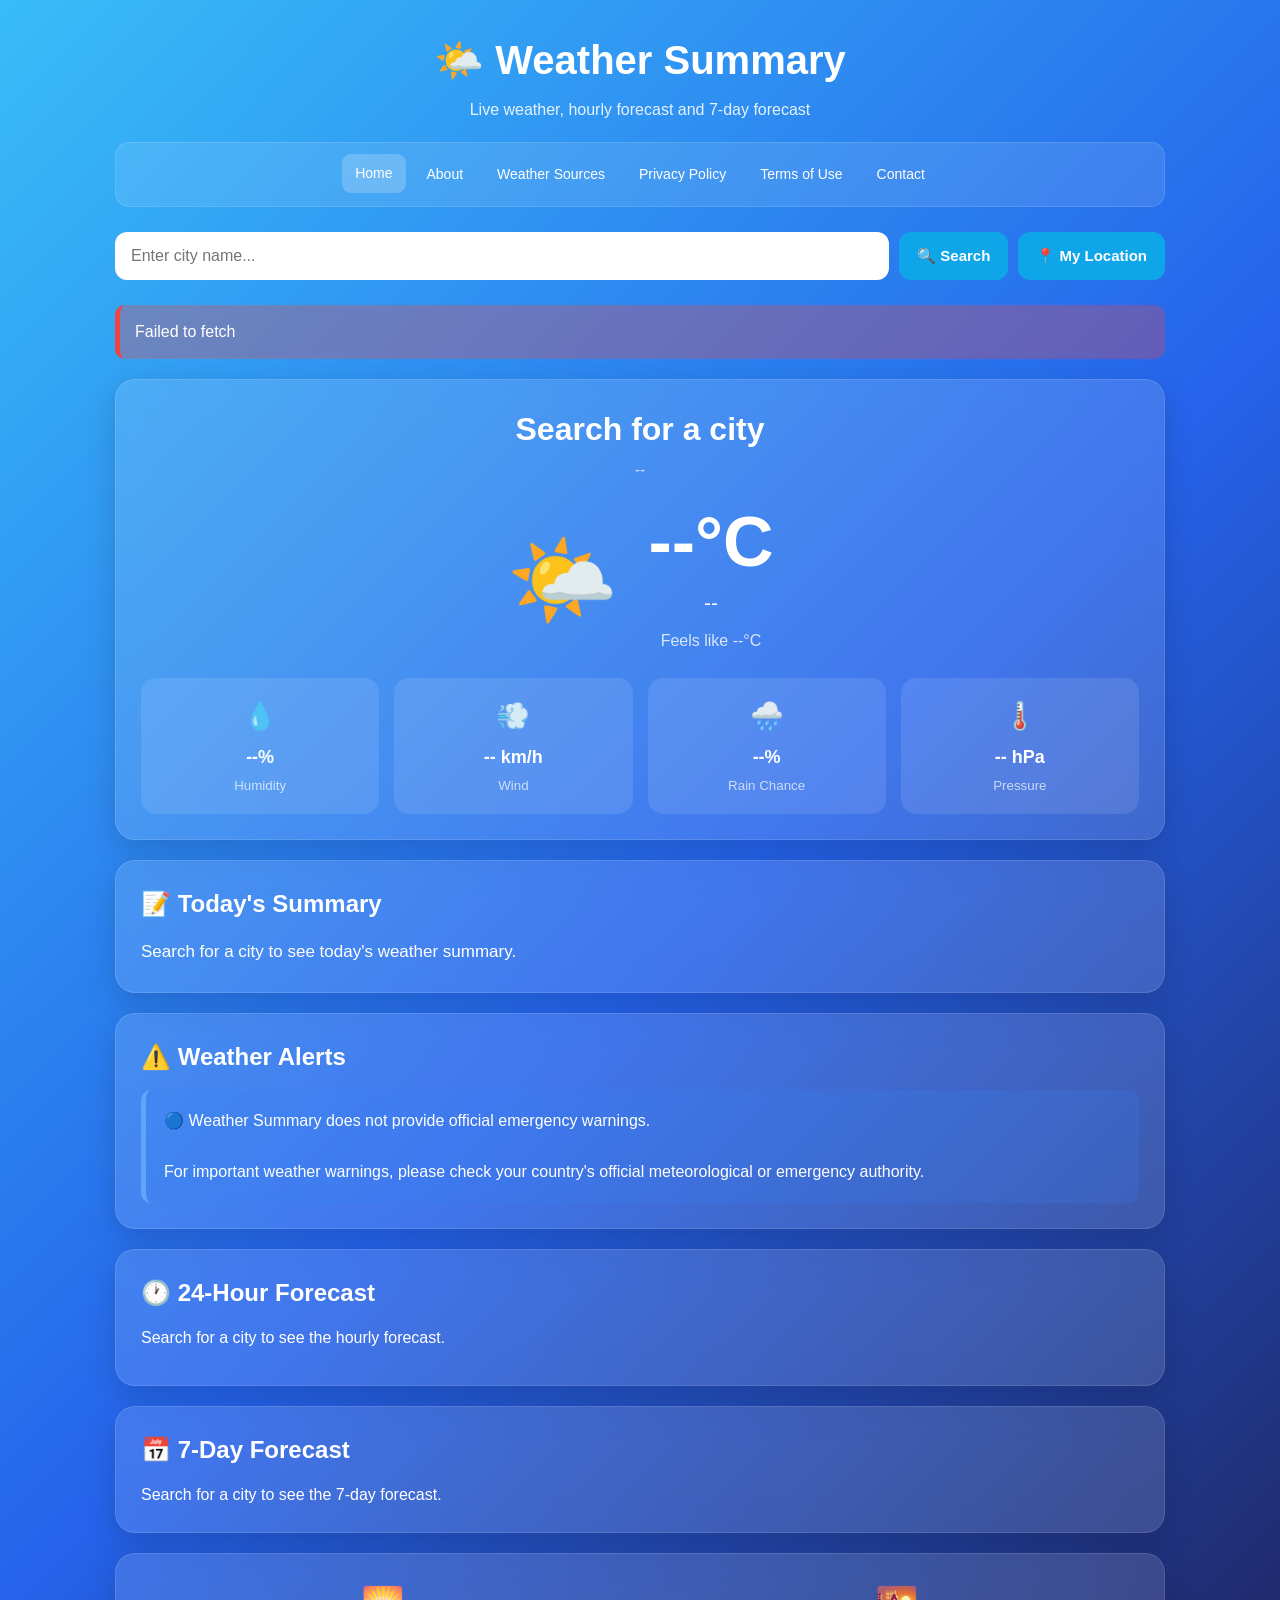
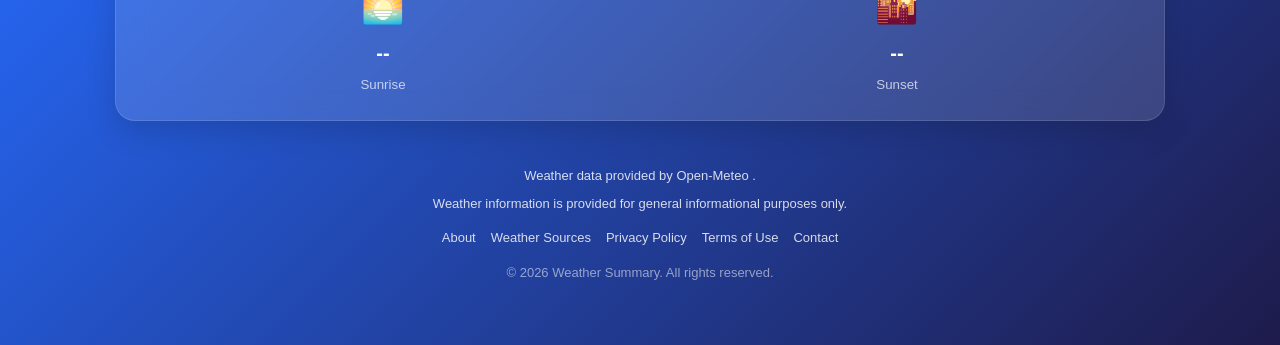
<file: index.html>
<!DOCTYPE html>
<html lang="en">
<head>
    <meta charset="UTF-8">

    <meta name="viewport"
          content="width=device-width, initial-scale=1.0">

    <meta name="description"
          content="Weather Summary provides current weather, hourly forecasts and 7-day forecasts with temperature, humidity, wind, precipitation probability, pressure and sunrise and sunset information.">

    <meta name="robots"
          content="index, follow">

    <meta name="theme-color"
          content="#2563eb">

    <link rel="canonical"
          href="https://atdsdeveloper.github.io/wheathersummary/">

    <title>Weather Summary - Live Weather & Forecast</title>

    <link rel="stylesheet"
          href="style.css">
</head>

<body>

<main class="app">

    <header class="header">

        <h1>🌤️ Weather Summary</h1>

        <p>
            Live weather, hourly forecast and 7-day forecast
        </p>

    </header>


    <nav class="site-nav"
         aria-label="Main navigation">

        <a href="index.html"
           aria-current="page">
            Home
        </a>

        <a href="about.html">
            About
        </a>

        <a href="sources.html">
            Weather Sources
        </a>

        <a href="privacy.html">
            Privacy Policy
        </a>

        <a href="terms.html">
            Terms of Use
        </a>

        <a href="contact.html">
            Contact
        </a>

    </nav>


    <section class="search-section"
             aria-label="Weather search">

        <input
            type="text"
            id="cityInput"
            placeholder="Enter city name..."
            aria-label="Enter city name"
            autocomplete="off"
        >

        <button
            id="searchButton"
            type="button">
            🔍 Search
        </button>

        <button
            id="locationButton"
            type="button">
            📍 My Location
        </button>

    </section>


    <div id="loading"
         class="loading hidden"
         role="status"
         aria-live="polite">
        Loading weather...
    </div>


    <div id="error"
         class="error hidden"
         role="alert"
         aria-live="assertive">
    </div>


    <section class="card current-weather">

        <h2 id="city">
            Search for a city
        </h2>

        <p id="date">
            --
        </p>


        <div class="main-weather">

            <div id="weatherIcon"
                 class="weather-icon"
                 aria-hidden="true">
                🌤️
            </div>


            <div class="temperature-area">

                <div id="temperature">
                    --°C
                </div>

                <div id="condition">
                    --
                </div>

                <p>
                    Feels like
                    <span id="feelsLike">
                        --°C
                    </span>
                </p>

            </div>

        </div>


        <div class="details">

            <div class="detail">
                <span aria-hidden="true">💧</span>

                <strong id="humidity">
                    --%
                </strong>

                <small>
                    Humidity
                </small>
            </div>


            <div class="detail">
                <span aria-hidden="true">💨</span>

                <strong id="wind">
                    -- km/h
                </strong>

                <small>
                    Wind
                </small>
            </div>


            <div class="detail">
                <span aria-hidden="true">🌧️</span>

                <strong id="rainChance">
                    --%
                </strong>

                <small>
                    Rain Chance
                </small>
            </div>


            <div class="detail">
                <span aria-hidden="true">🌡️</span>

                <strong id="pressure">
                    -- hPa
                </strong>

                <small>
                    Pressure
                </small>
            </div>

        </div>

    </section>


    <section class="card summary-card">

        <h2>
            📝 Today's Summary
        </h2>

        <p id="summary">
            Search for a city to see today's weather summary.
        </p>

    </section>


    <section class="card alerts-section">

        <h2>
            ⚠️ Weather Alerts
        </h2>

        <div id="alerts">

            <div class="no-alert">

                🔵 Weather Summary does not provide official
                emergency warnings.

                <br><br>

                For important weather warnings, please check
                your country's official meteorological or
                emergency authority.

            </div>

        </div>

    </section>


    <section class="card forecast-section">

        <h2>
            🕐 24-Hour Forecast
        </h2>

        <div id="hourlyForecast"
             class="hourly-container">

            <p>
                Search for a city to see the hourly forecast.
            </p>

        </div>

    </section>


    <section class="card forecast-section">

        <h2>
            📅 7-Day Forecast
        </h2>

        <div id="dailyForecast"
             class="daily-container">

            <p>
                Search for a city to see the 7-day forecast.
            </p>

        </div>

    </section>


    <section class="card sun-section">

        <div class="sun-item">

            <span aria-hidden="true">
                🌅
            </span>

            <strong id="sunrise">
                --
            </strong>

            <small>
                Sunrise
            </small>

        </div>


        <div class="sun-item">

            <span aria-hidden="true">
                🌇
            </span>

            <strong id="sunset">
                --
            </strong>

            <small>
                Sunset
            </small>

        </div>

    </section>


    <footer>

        <p>
            Weather data provided by
            <a href="https://open-meteo.com/"
               target="_blank"
               rel="noopener noreferrer">
                Open-Meteo
            </a>.
        </p>

        <p>
            Weather information is provided for general
            informational purposes only.
        </p>

        <div class="footer-links">

            <a href="about.html">
                About
            </a>

            <a href="sources.html">
                Weather Sources
            </a>

            <a href="privacy.html">
                Privacy Policy
            </a>

            <a href="terms.html">
                Terms of Use
            </a>

            <a href="contact.html">
                Contact
            </a>

        </div>

        <p class="copyright">
            © <span id="copyrightYear"></span>
            Weather Summary. All rights reserved.
        </p>

    </footer>

</main>


<script src="script.js"></script>

</body>
</html>
</file>
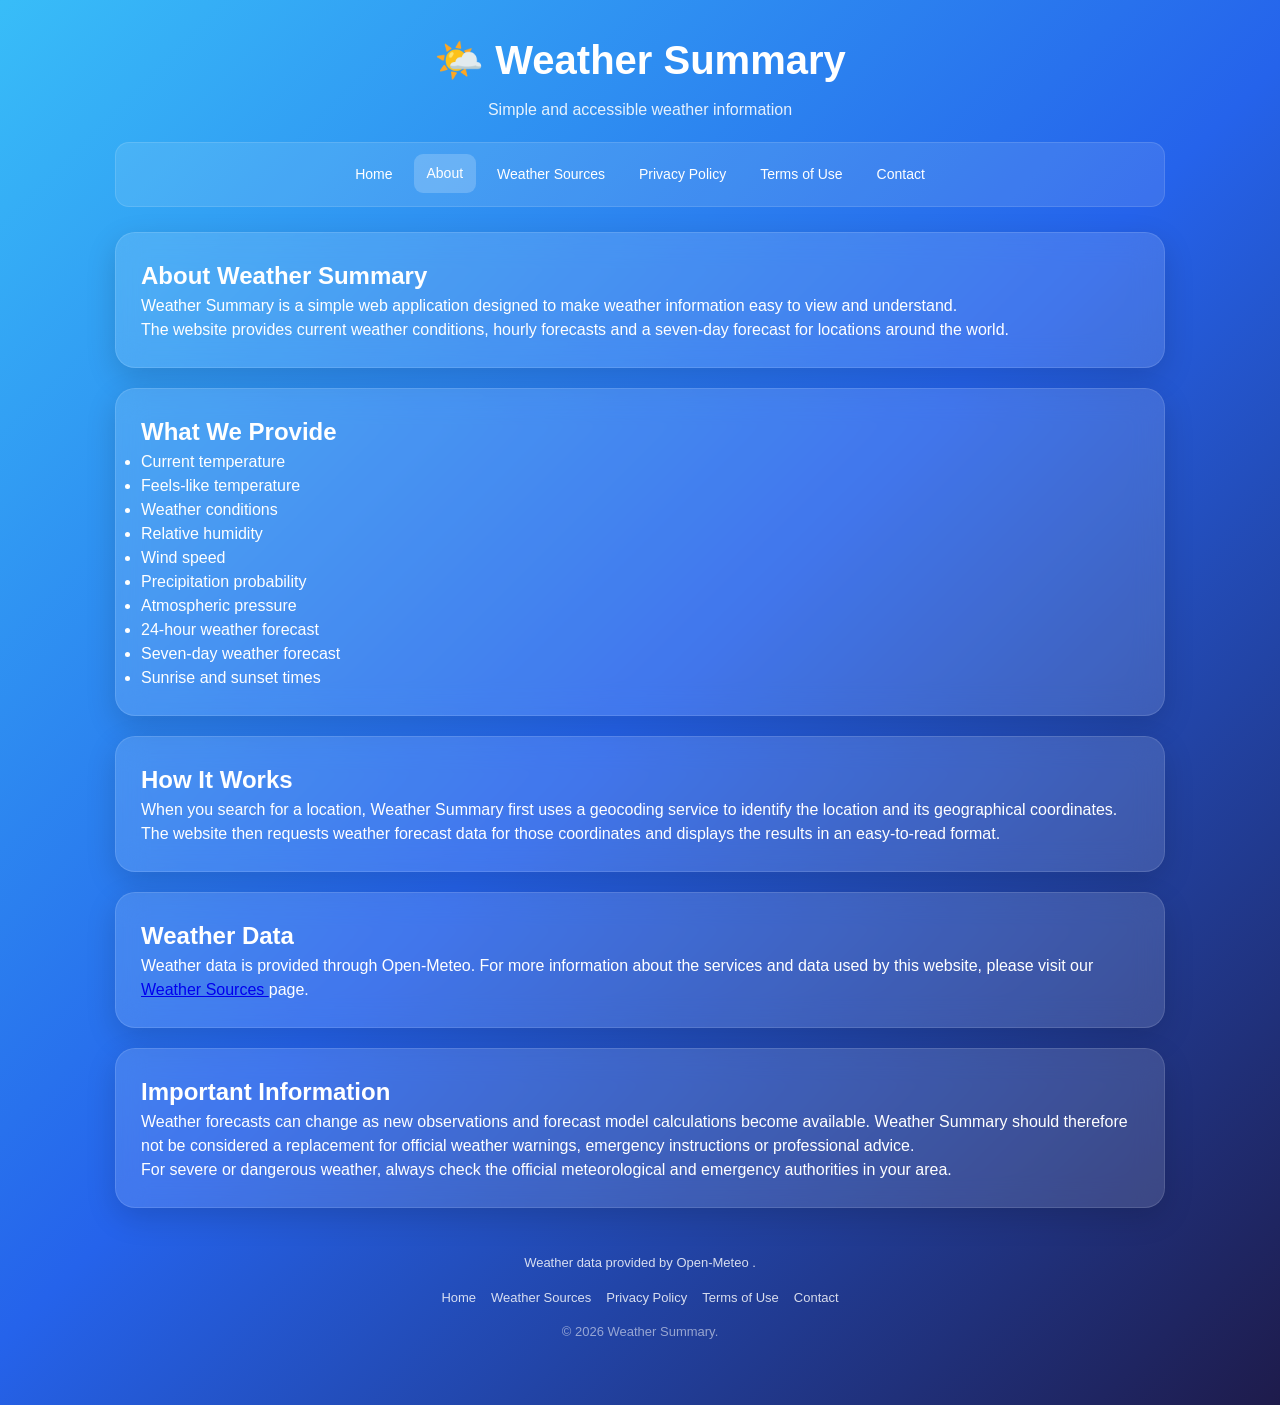
<file: about.html>
<!DOCTYPE html>
<html lang="en">

<head>

    <meta charset="UTF-8">

    <meta name="viewport"
          content="width=device-width, initial-scale=1.0">

    <meta name="description"
          content="Learn more about Weather Summary, a simple website providing current weather and forecast information.">

    <meta name="robots"
          content="index, follow">

    <link rel="canonical"
          href="https://atdsdeveloper.github.io/wheathersummary/about.html">

    <title>About Weather Summary</title>

    <link rel="stylesheet"
          href="style.css">

</head>


<body>

<main class="app">

    <header class="header">

        <h1>🌤️ Weather Summary</h1>

        <p>
            Simple and accessible weather information
        </p>

    </header>


    <nav class="site-nav"
         aria-label="Main navigation">

        <a href="index.html">
            Home
        </a>

        <a href="about.html"
           aria-current="page">
            About
        </a>

        <a href="sources.html">
            Weather Sources
        </a>

        <a href="privacy.html">
            Privacy Policy
        </a>

        <a href="terms.html">
            Terms of Use
        </a>

        <a href="contact.html">
            Contact
        </a>

    </nav>


    <section class="card">

        <h2>
            About Weather Summary
        </h2>

        <p>
            Weather Summary is a simple web application designed
            to make weather information easy to view and understand.
        </p>

        <p>
            The website provides current weather conditions,
            hourly forecasts and a seven-day forecast for locations
            around the world.
        </p>

    </section>


    <section class="card">

        <h2>
            What We Provide
        </h2>

        <ul>

            <li>
                Current temperature
            </li>

            <li>
                Feels-like temperature
            </li>

            <li>
                Weather conditions
            </li>

            <li>
                Relative humidity
            </li>

            <li>
                Wind speed
            </li>

            <li>
                Precipitation probability
            </li>

            <li>
                Atmospheric pressure
            </li>

            <li>
                24-hour weather forecast
            </li>

            <li>
                Seven-day weather forecast
            </li>

            <li>
                Sunrise and sunset times
            </li>

        </ul>

    </section>


    <section class="card">

        <h2>
            How It Works
        </h2>

        <p>
            When you search for a location, Weather Summary
            first uses a geocoding service to identify the
            location and its geographical coordinates.
        </p>

        <p>
            The website then requests weather forecast data
            for those coordinates and displays the results
            in an easy-to-read format.
        </p>

    </section>


    <section class="card">

        <h2>
            Weather Data
        </h2>

        <p>
            Weather data is provided through Open-Meteo.
            For more information about the services and data
            used by this website, please visit our
            <a href="sources.html">
                Weather Sources
            </a>
            page.
        </p>

    </section>


    <section class="card">

        <h2>
            Important Information
        </h2>

        <p>
            Weather forecasts can change as new observations
            and forecast model calculations become available.
            Weather Summary should therefore not be considered
            a replacement for official weather warnings,
            emergency instructions or professional advice.
        </p>

        <p>
            For severe or dangerous weather, always check
            the official meteorological and emergency
            authorities in your area.
        </p>

    </section>


    <footer>

        <p>
            Weather data provided by
            <a href="https://open-meteo.com/"
               target="_blank"
               rel="noopener noreferrer">
                Open-Meteo
            </a>.
        </p>

        <div class="footer-links">

            <a href="index.html">
                Home
            </a>

            <a href="sources.html">
                Weather Sources
            </a>

            <a href="privacy.html">
                Privacy Policy
            </a>

            <a href="terms.html">
                Terms of Use
            </a>

            <a href="contact.html">
                Contact
            </a>

        </div>

        <p class="copyright">
            © <span id="year"></span>
            Weather Summary.
        </p>

    </footer>

</main>


<script>
    document.getElementById("year").textContent =
        new Date().getFullYear();
</script>

</body>
</html>
</file>
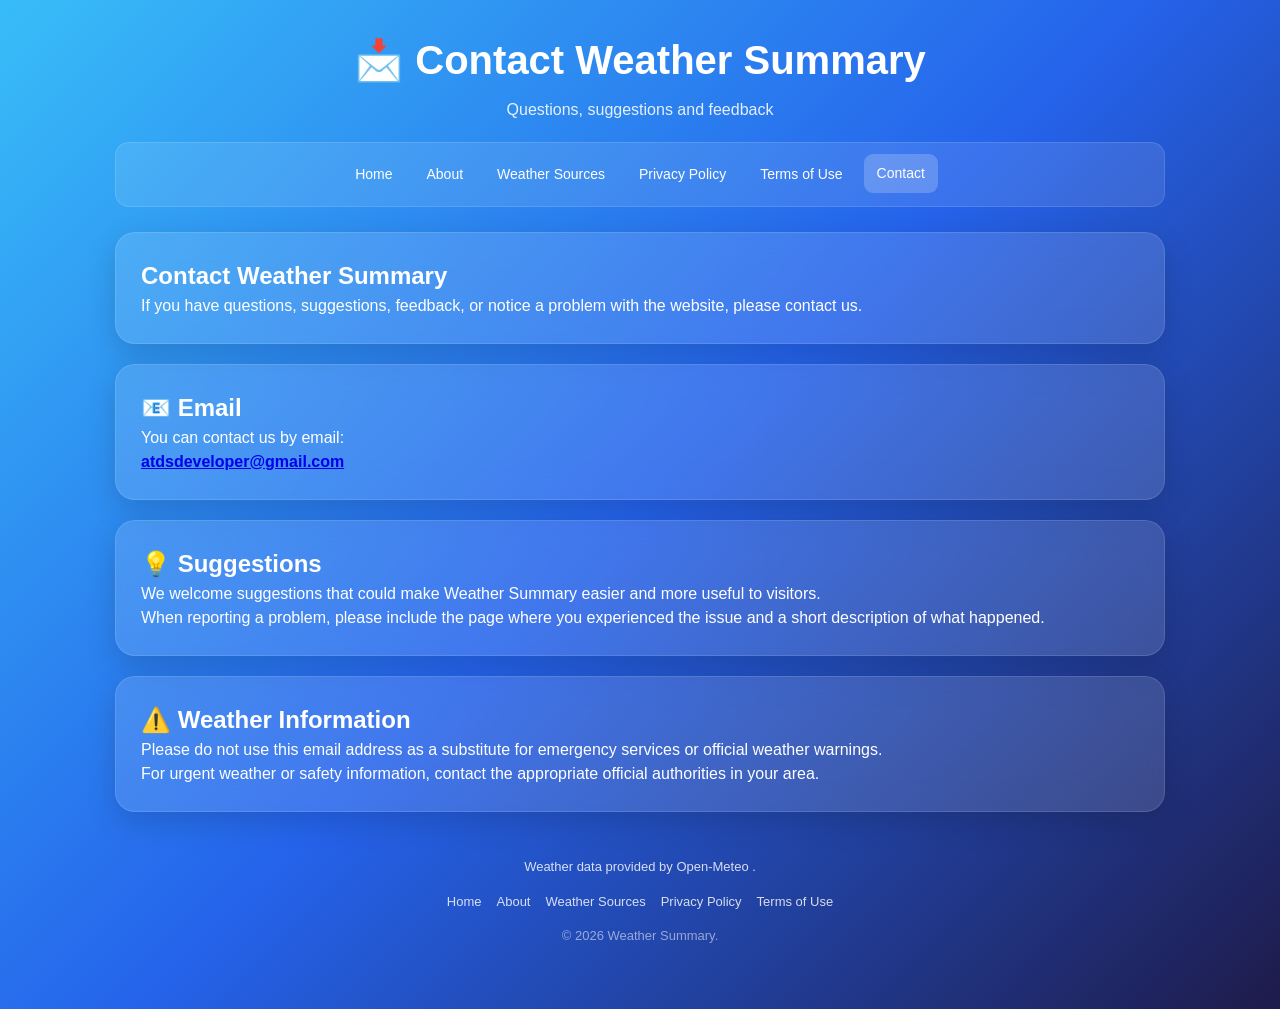
<file: contact.html>
<!DOCTYPE html>
<html lang="en">

<head>

    <meta charset="UTF-8">

    <meta name="viewport"
          content="width=device-width, initial-scale=1.0">

    <meta name="description"
          content="Contact Weather Summary with questions, suggestions, feedback or website problem reports.">

    <meta name="robots"
          content="index, follow">

    <link rel="canonical"
          href="https://atdsdeveloper.github.io/wheathersummary/contact.html">

    <title>Contact Weather Summary</title>

    <link rel="stylesheet"
          href="style.css">

</head>


<body>

<main class="app">

    <header class="header">

        <h1>📩 Contact Weather Summary</h1>

        <p>
            Questions, suggestions and feedback
        </p>

    </header>


    <nav class="site-nav"
         aria-label="Main navigation">

        <a href="index.html">
            Home
        </a>

        <a href="about.html">
            About
        </a>

        <a href="sources.html">
            Weather Sources
        </a>

        <a href="privacy.html">
            Privacy Policy
        </a>

        <a href="terms.html">
            Terms of Use
        </a>

        <a href="contact.html"
           aria-current="page">
            Contact
        </a>

    </nav>


    <section class="card">

        <h2>
            Contact Weather Summary
        </h2>

        <p>
            If you have questions, suggestions, feedback,
            or notice a problem with the website, please
            contact us.
        </p>

    </section>


    <section class="card">

        <h2>
            📧 Email
        </h2>

        <p>
            You can contact us by email:
        </p>

        <p>
            <a href="mailto:atdsdeveloper@gmail.com">
                <strong>
                    atdsdeveloper@gmail.com
                </strong>
            </a>
        </p>

    </section>


    <section class="card">

        <h2>
            💡 Suggestions
        </h2>

        <p>
            We welcome suggestions that could make Weather
            Summary easier and more useful to visitors.
        </p>

        <p>
            When reporting a problem, please include the
            page where you experienced the issue and a short
            description of what happened.
        </p>

    </section>


    <section class="card">

        <h2>
            ⚠️ Weather Information
        </h2>

        <p>
            Please do not use this email address as a
            substitute for emergency services or official
            weather warnings.
        </p>

        <p>
            For urgent weather or safety information,
            contact the appropriate official authorities
            in your area.
        </p>

    </section>


    <footer>

        <p>
            Weather data provided by
            <a href="https://open-meteo.com/"
               target="_blank"
               rel="noopener noreferrer">
                Open-Meteo
            </a>.
        </p>

        <div class="footer-links">

            <a href="index.html">
                Home
            </a>

            <a href="about.html">
                About
            </a>

            <a href="sources.html">
                Weather Sources
            </a>

            <a href="privacy.html">
                Privacy Policy
            </a>

            <a href="terms.html">
                Terms of Use
            </a>

        </div>

        <p class="copyright">
            © <span id="year"></span>
            Weather Summary.
        </p>

    </footer>

</main>


<script>
    document.getElementById("year").textContent =
        new Date().getFullYear();
</script>

</body>
</html>
</file>
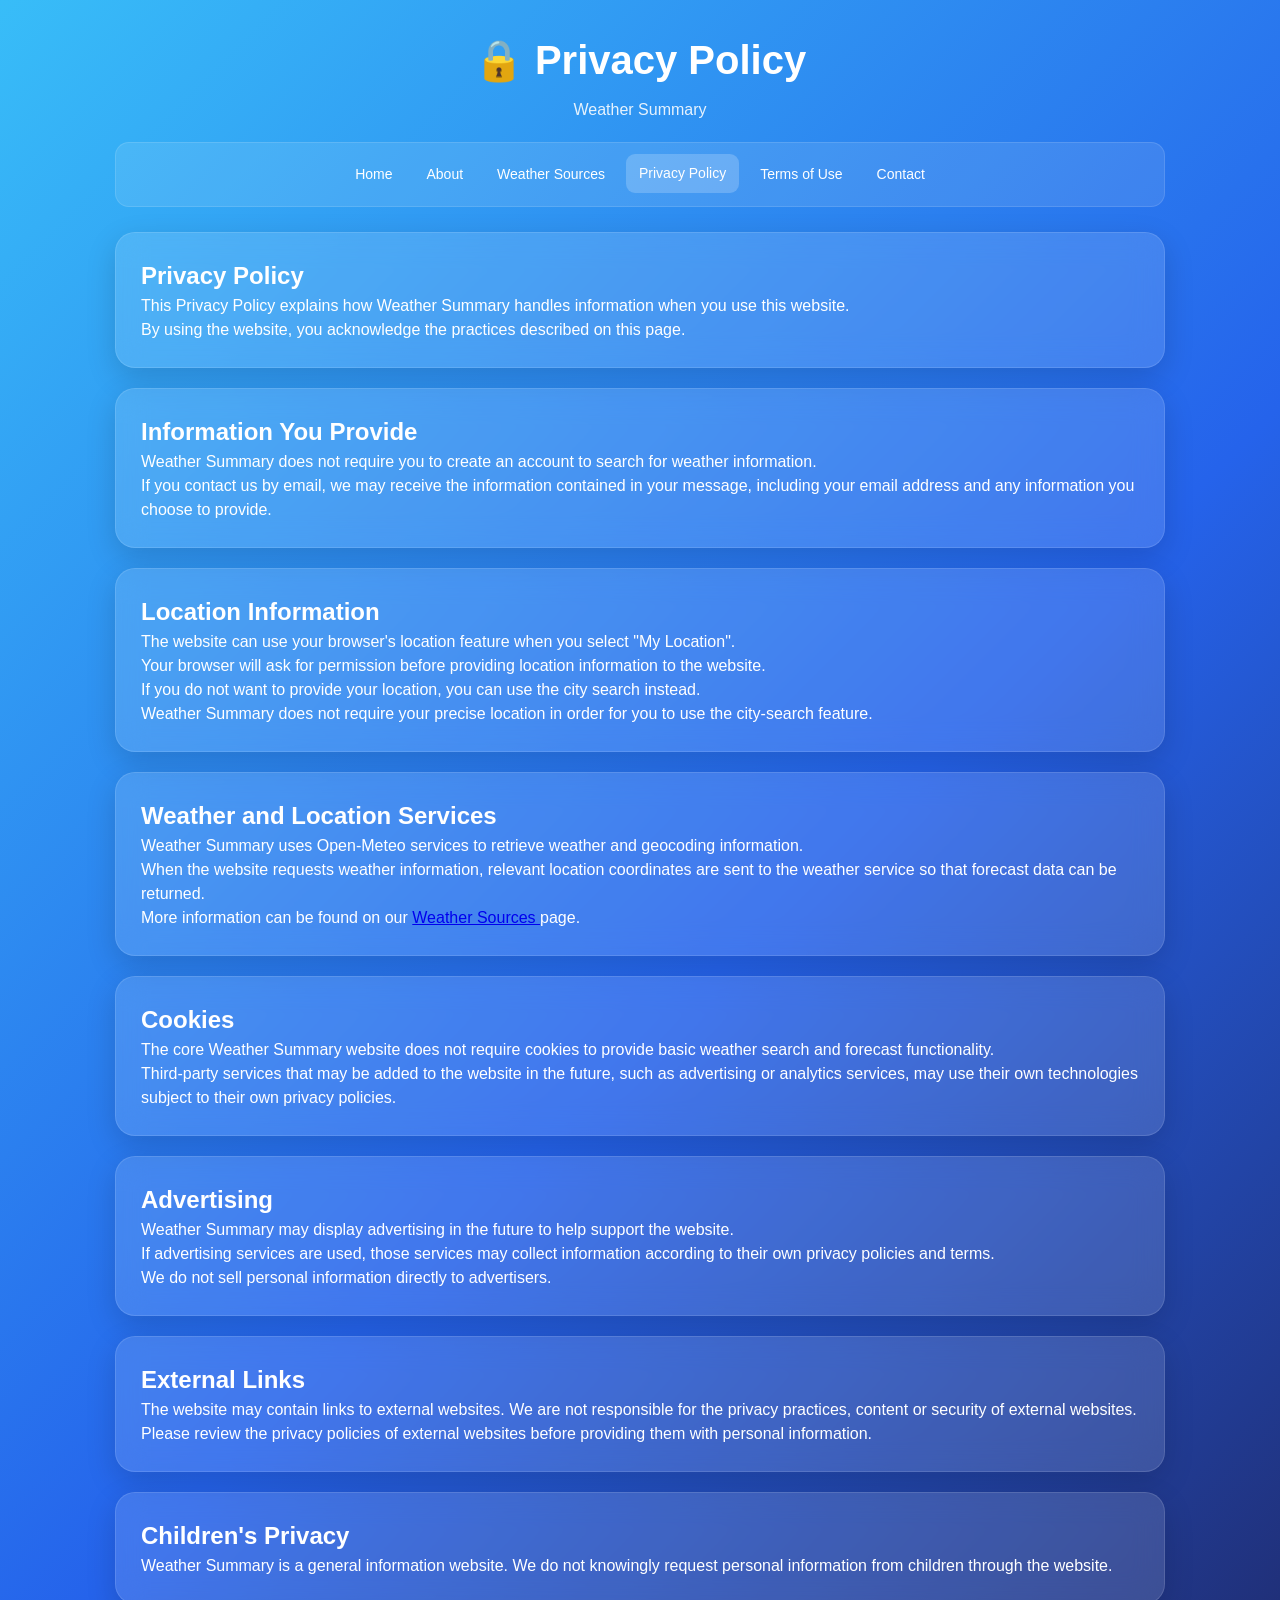
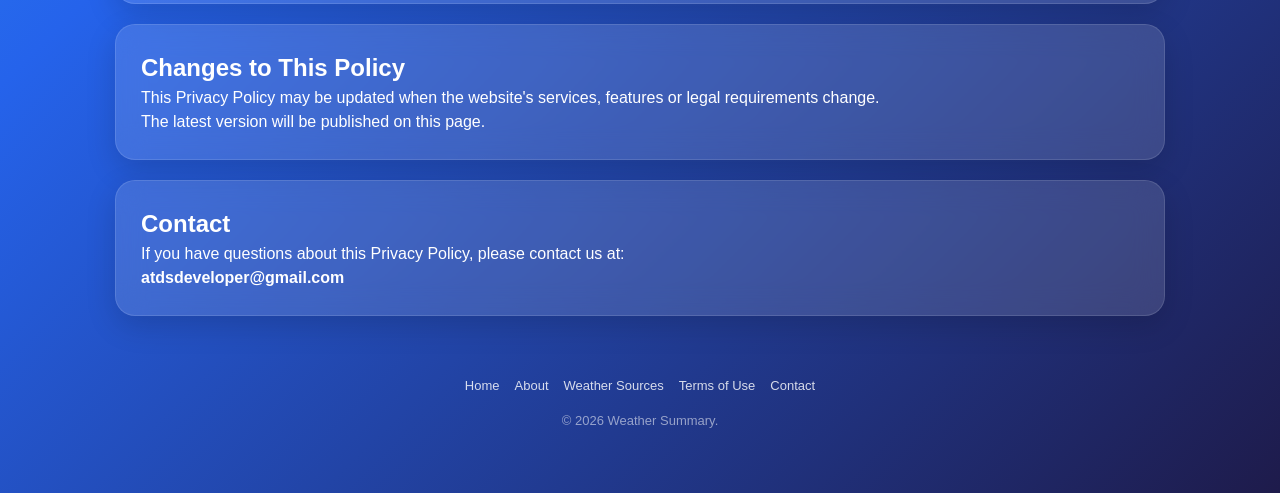
<file: privacy.html>
<!DOCTYPE html>
<html lang="en">

<head>

    <meta charset="UTF-8">

    <meta name="viewport"
          content="width=device-width, initial-scale=1.0">

    <meta name="description"
          content="Weather Summary Privacy Policy explaining how information is handled when you use the website.">

    <meta name="robots"
          content="index, follow">

    <link rel="canonical"
          href="https://atdsdeveloper.github.io/wheathersummary/privacy.html">

    <title>Privacy Policy | Weather Summary</title>

    <link rel="stylesheet"
          href="style.css">

</head>


<body>

<main class="app">

    <header class="header">

        <h1>🔒 Privacy Policy</h1>

        <p>
            Weather Summary
        </p>

    </header>


    <nav class="site-nav"
         aria-label="Main navigation">

        <a href="index.html">
            Home
        </a>

        <a href="about.html">
            About
        </a>

        <a href="sources.html">
            Weather Sources
        </a>

        <a href="privacy.html"
           aria-current="page">
            Privacy Policy
        </a>

        <a href="terms.html">
            Terms of Use
        </a>

        <a href="contact.html">
            Contact
        </a>

    </nav>


    <section class="card">

        <h2>
            Privacy Policy
        </h2>

        <p>
            This Privacy Policy explains how Weather Summary
            handles information when you use this website.
        </p>

        <p>
            By using the website, you acknowledge the practices
            described on this page.
        </p>

    </section>


    <section class="card">

        <h2>
            Information You Provide
        </h2>

        <p>
            Weather Summary does not require you to create
            an account to search for weather information.
        </p>

        <p>
            If you contact us by email, we may receive the
            information contained in your message, including
            your email address and any information you choose
            to provide.
        </p>

    </section>


    <section class="card">

        <h2>
            Location Information
        </h2>

        <p>
            The website can use your browser's location
            feature when you select "My Location".
        </p>

        <p>
            Your browser will ask for permission before
            providing location information to the website.
        </p>

        <p>
            If you do not want to provide your location,
            you can use the city search instead.
        </p>

        <p>
            Weather Summary does not require your precise
            location in order for you to use the city-search
            feature.
        </p>

    </section>


    <section class="card">

        <h2>
            Weather and Location Services
        </h2>

        <p>
            Weather Summary uses Open-Meteo services to
            retrieve weather and geocoding information.
        </p>

        <p>
            When the website requests weather information,
            relevant location coordinates are sent to the
            weather service so that forecast data can be
            returned.
        </p>

        <p>
            More information can be found on our
            <a href="sources.html">
                Weather Sources
            </a>
            page.
        </p>

    </section>


    <section class="card">

        <h2>
            Cookies
        </h2>

        <p>
            The core Weather Summary website does not require
            cookies to provide basic weather search and
            forecast functionality.
        </p>

        <p>
            Third-party services that may be added to the
            website in the future, such as advertising or
            analytics services, may use their own technologies
            subject to their own privacy policies.
        </p>

    </section>


    <section class="card">

        <h2>
            Advertising
        </h2>

        <p>
            Weather Summary may display advertising in the
            future to help support the website.
        </p>

        <p>
            If advertising services are used, those services
            may collect information according to their own
            privacy policies and terms.
        </p>

        <p>
            We do not sell personal information directly to
            advertisers.
        </p>

    </section>


    <section class="card">

        <h2>
            External Links
        </h2>

        <p>
            The website may contain links to external websites.
            We are not responsible for the privacy practices,
            content or security of external websites.
        </p>

        <p>
            Please review the privacy policies of external
            websites before providing them with personal
            information.
        </p>

    </section>


    <section class="card">

        <h2>
            Children's Privacy
        </h2>

        <p>
            Weather Summary is a general information website.
            We do not knowingly request personal information
            from children through the website.
        </p>

    </section>


    <section class="card">

        <h2>
            Changes to This Policy
        </h2>

        <p>
            This Privacy Policy may be updated when the website's
            services, features or legal requirements change.
        </p>

        <p>
            The latest version will be published on this page.
        </p>

    </section>


    <section class="card">

        <h2>
            Contact
        </h2>

        <p>
            If you have questions about this Privacy Policy,
            please contact us at:
        </p>

        <p>
            <strong>
                atdsdeveloper@gmail.com
            </strong>
        </p>

    </section>


    <footer>

        <div class="footer-links">

            <a href="index.html">
                Home
            </a>

            <a href="about.html">
                About
            </a>

            <a href="sources.html">
                Weather Sources
            </a>

            <a href="terms.html">
                Terms of Use
            </a>

            <a href="contact.html">
                Contact
            </a>

        </div>

        <p class="copyright">
            © <span id="year"></span>
            Weather Summary.
        </p>

    </footer>

</main>


<script>
    document.getElementById("year").textContent =
        new Date().getFullYear();
</script>

</body>
</html>
</file>
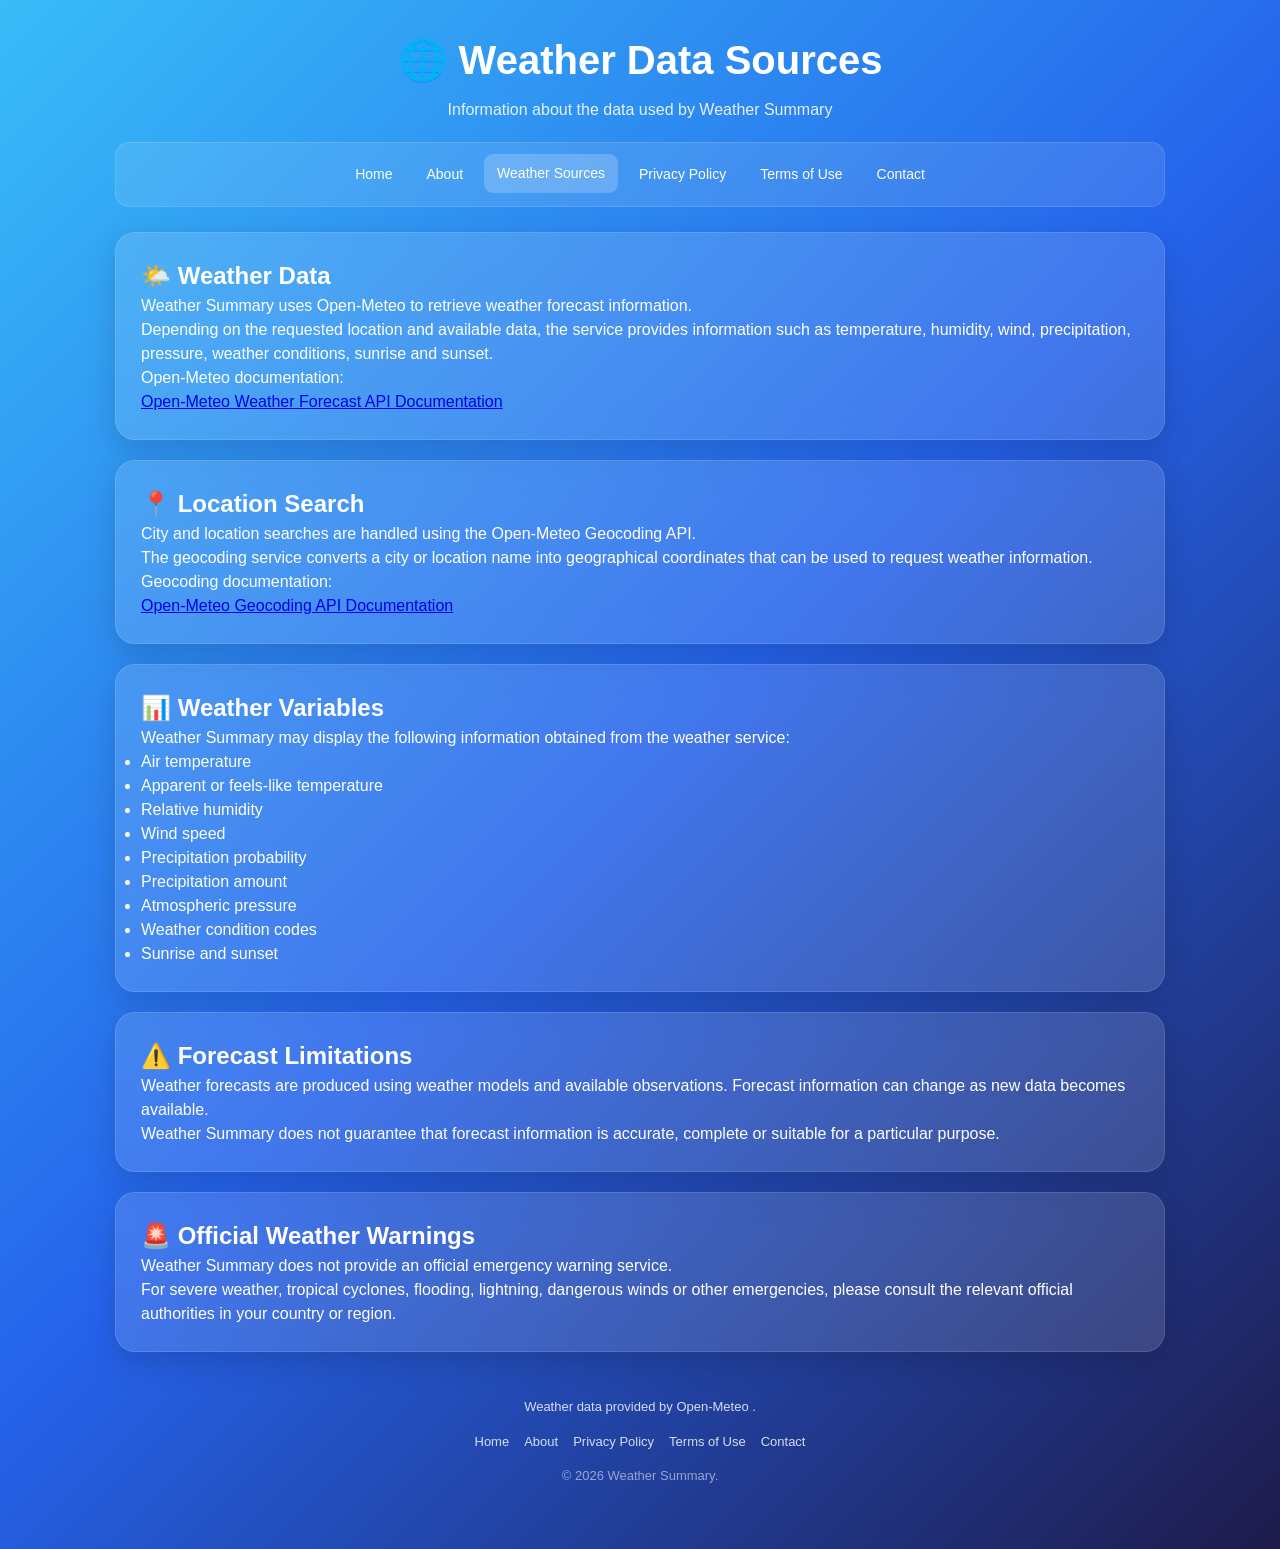
<file: sources.html>
<!DOCTYPE html>
<html lang="en">

<head>

    <meta charset="UTF-8">

    <meta name="viewport"
          content="width=device-width, initial-scale=1.0">

    <meta name="description"
          content="Learn about the weather and geocoding data sources used by Weather Summary.">

    <meta name="robots"
          content="index, follow">

    <link rel="canonical"
          href="https://atdsdeveloper.github.io/wheathersummary/sources.html">

    <title>Weather Sources | Weather Summary</title>

    <link rel="stylesheet"
          href="style.css">

</head>


<body>

<main class="app">

    <header class="header">

        <h1>🌐 Weather Data Sources</h1>

        <p>
            Information about the data used by Weather Summary
        </p>

    </header>


    <nav class="site-nav"
         aria-label="Main navigation">

        <a href="index.html">
            Home
        </a>

        <a href="about.html">
            About
        </a>

        <a href="sources.html"
           aria-current="page">
            Weather Sources
        </a>

        <a href="privacy.html">
            Privacy Policy
        </a>

        <a href="terms.html">
            Terms of Use
        </a>

        <a href="contact.html">
            Contact
        </a>

    </nav>


    <section class="card">

        <h2>
            🌤️ Weather Data
        </h2>

        <p>
            Weather Summary uses Open-Meteo to retrieve
            weather forecast information.
        </p>

        <p>
            Depending on the requested location and available
            data, the service provides information such as
            temperature, humidity, wind, precipitation,
            pressure, weather conditions, sunrise and sunset.
        </p>

        <p>
            Open-Meteo documentation:
        </p>

        <p>
            <a href="https://open-meteo.com/en/docs"
               target="_blank"
               rel="noopener noreferrer">
                Open-Meteo Weather Forecast API Documentation
            </a>
        </p>

    </section>


    <section class="card">

        <h2>
            📍 Location Search
        </h2>

        <p>
            City and location searches are handled using the
            Open-Meteo Geocoding API.
        </p>

        <p>
            The geocoding service converts a city or location
            name into geographical coordinates that can be
            used to request weather information.
        </p>

        <p>
            Geocoding documentation:
        </p>

        <p>
            <a href="https://open-meteo.com/en/docs/geocoding-api"
               target="_blank"
               rel="noopener noreferrer">
                Open-Meteo Geocoding API Documentation
            </a>
        </p>

    </section>


    <section class="card">

        <h2>
            📊 Weather Variables
        </h2>

        <p>
            Weather Summary may display the following
            information obtained from the weather service:
        </p>

        <ul>

            <li>
                Air temperature
            </li>

            <li>
                Apparent or feels-like temperature
            </li>

            <li>
                Relative humidity
            </li>

            <li>
                Wind speed
            </li>

            <li>
                Precipitation probability
            </li>

            <li>
                Precipitation amount
            </li>

            <li>
                Atmospheric pressure
            </li>

            <li>
                Weather condition codes
            </li>

            <li>
                Sunrise and sunset
            </li>

        </ul>

    </section>


    <section class="card">

        <h2>
            ⚠️ Forecast Limitations
        </h2>

        <p>
            Weather forecasts are produced using weather
            models and available observations. Forecast
            information can change as new data becomes
            available.
        </p>

        <p>
            Weather Summary does not guarantee that forecast
            information is accurate, complete or suitable
            for a particular purpose.
        </p>

    </section>


    <section class="card">

        <h2>
            🚨 Official Weather Warnings
        </h2>

        <p>
            Weather Summary does not provide an official
            emergency warning service.
        </p>

        <p>
            For severe weather, tropical cyclones, flooding,
            lightning, dangerous winds or other emergencies,
            please consult the relevant official authorities
            in your country or region.
        </p>

    </section>


    <footer>

        <p>
            Weather data provided by
            <a href="https://open-meteo.com/"
               target="_blank"
               rel="noopener noreferrer">
                Open-Meteo
            </a>.
        </p>

        <div class="footer-links">

            <a href="index.html">
                Home
            </a>

            <a href="about.html">
                About
            </a>

            <a href="privacy.html">
                Privacy Policy
            </a>

            <a href="terms.html">
                Terms of Use
            </a>

            <a href="contact.html">
                Contact
            </a>

        </div>

        <p class="copyright">
            © <span id="year"></span>
            Weather Summary.
        </p>

    </footer>

</main>


<script>
    document.getElementById("year").textContent =
        new Date().getFullYear();
</script>

</body>
</html>
</file>
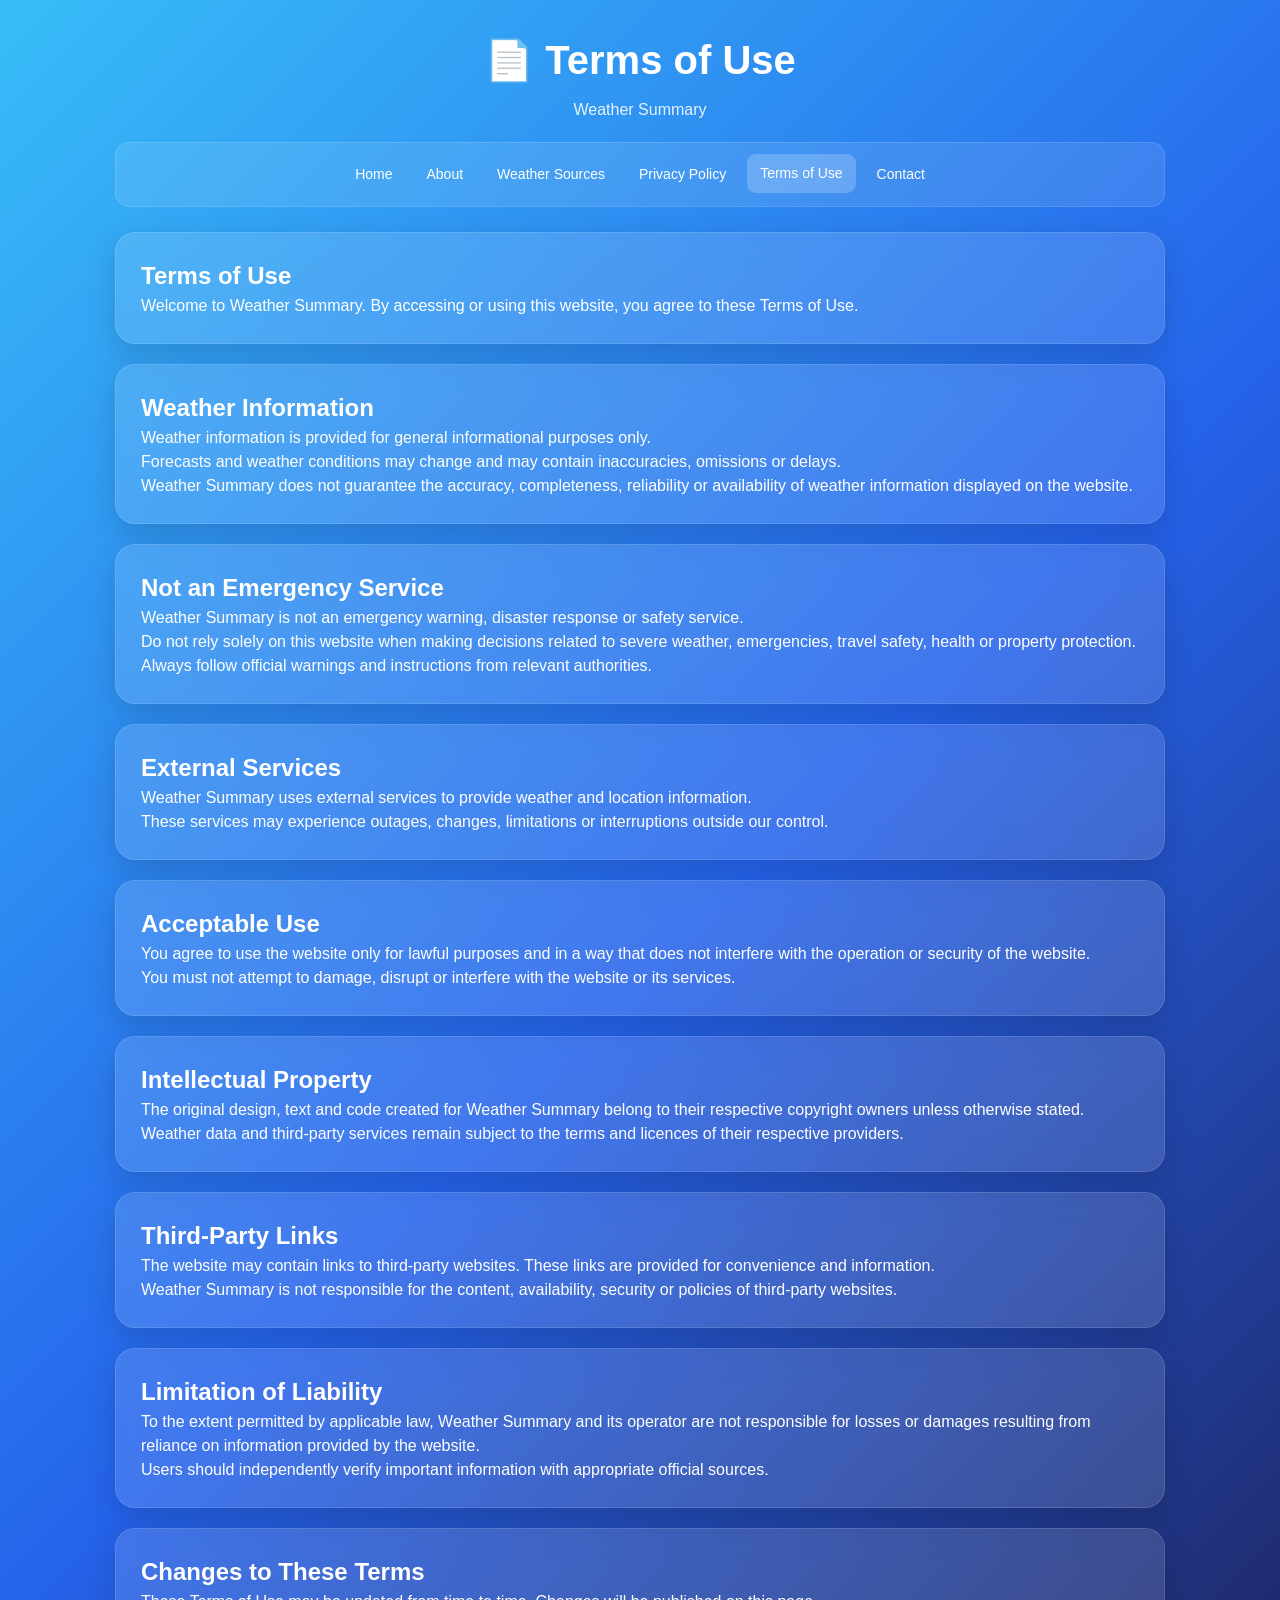
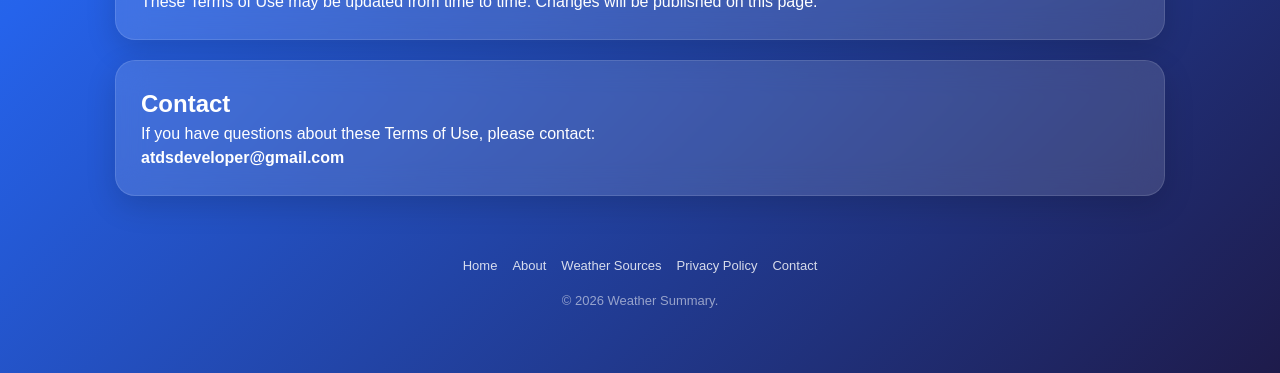
<file: terms.html>
<!DOCTYPE html>
<html lang="en">

<head>

    <meta charset="UTF-8">

    <meta name="viewport"
          content="width=device-width, initial-scale=1.0">

    <meta name="description"
          content="Weather Summary Terms of Use explaining the terms and limitations of using this website.">

    <meta name="robots"
          content="index, follow">

    <link rel="canonical"
          href="https://atdsdeveloper.github.io/wheathersummary/terms.html">

    <title>Terms of Use | Weather Summary</title>

    <link rel="stylesheet"
          href="style.css">

</head>


<body>

<main class="app">

    <header class="header">

        <h1>📄 Terms of Use</h1>

        <p>
            Weather Summary
        </p>

    </header>


    <nav class="site-nav"
         aria-label="Main navigation">

        <a href="index.html">
            Home
        </a>

        <a href="about.html">
            About
        </a>

        <a href="sources.html">
            Weather Sources
        </a>

        <a href="privacy.html">
            Privacy Policy
        </a>

        <a href="terms.html"
           aria-current="page">
            Terms of Use
        </a>

        <a href="contact.html">
            Contact
        </a>

    </nav>


    <section class="card">

        <h2>
            Terms of Use
        </h2>

        <p>
            Welcome to Weather Summary. By accessing or using
            this website, you agree to these Terms of Use.
        </p>

    </section>


    <section class="card">

        <h2>
            Weather Information
        </h2>

        <p>
            Weather information is provided for general
            informational purposes only.
        </p>

        <p>
            Forecasts and weather conditions may change and
            may contain inaccuracies, omissions or delays.
        </p>

        <p>
            Weather Summary does not guarantee the accuracy,
            completeness, reliability or availability of
            weather information displayed on the website.
        </p>

    </section>


    <section class="card">

        <h2>
            Not an Emergency Service
        </h2>

        <p>
            Weather Summary is not an emergency warning,
            disaster response or safety service.
        </p>

        <p>
            Do not rely solely on this website when making
            decisions related to severe weather, emergencies,
            travel safety, health or property protection.
        </p>

        <p>
            Always follow official warnings and instructions
            from relevant authorities.
        </p>

    </section>


    <section class="card">

        <h2>
            External Services
        </h2>

        <p>
            Weather Summary uses external services to provide
            weather and location information.
        </p>

        <p>
            These services may experience outages, changes,
            limitations or interruptions outside our control.
        </p>

    </section>


    <section class="card">

        <h2>
            Acceptable Use
        </h2>

        <p>
            You agree to use the website only for lawful
            purposes and in a way that does not interfere
            with the operation or security of the website.
        </p>

        <p>
            You must not attempt to damage, disrupt or
            interfere with the website or its services.
        </p>

    </section>


    <section class="card">

        <h2>
            Intellectual Property
        </h2>

        <p>
            The original design, text and code created for
            Weather Summary belong to their respective
            copyright owners unless otherwise stated.
        </p>

        <p>
            Weather data and third-party services remain
            subject to the terms and licences of their
            respective providers.
        </p>

    </section>


    <section class="card">

        <h2>
            Third-Party Links
        </h2>

        <p>
            The website may contain links to third-party
            websites. These links are provided for
            convenience and information.
        </p>

        <p>
            Weather Summary is not responsible for the
            content, availability, security or policies
            of third-party websites.
        </p>

    </section>


    <section class="card">

        <h2>
            Limitation of Liability
        </h2>

        <p>
            To the extent permitted by applicable law,
            Weather Summary and its operator are not
            responsible for losses or damages resulting
            from reliance on information provided by
            the website.
        </p>

        <p>
            Users should independently verify important
            information with appropriate official sources.
        </p>

    </section>


    <section class="card">

        <h2>
            Changes to These Terms
        </h2>

        <p>
            These Terms of Use may be updated from time to
            time. Changes will be published on this page.
        </p>

    </section>


    <section class="card">

        <h2>
            Contact
        </h2>

        <p>
            If you have questions about these Terms of Use,
            please contact:
        </p>

        <p>
            <strong>
                atdsdeveloper@gmail.com
            </strong>
        </p>

    </section>


    <footer>

        <div class="footer-links">

            <a href="index.html">
                Home
            </a>

            <a href="about.html">
                About
            </a>

            <a href="sources.html">
                Weather Sources
            </a>

            <a href="privacy.html">
                Privacy Policy
            </a>

            <a href="contact.html">
                Contact
            </a>

        </div>

        <p class="copyright">
            © <span id="year"></span>
            Weather Summary.
        </p>

    </footer>

</main>


<script>
    document.getElementById("year").textContent =
        new Date().getFullYear();
</script>

</body>
</html>
</file>
<file: style.css>
/* =========================================
   RESET
========================================= */

* {
    margin: 0;
    padding: 0;
    box-sizing: border-box;
}


/* =========================================
   BODY
========================================= */

body {
    min-height: 100vh;

    font-family:
        Arial,
        Helvetica,
        sans-serif;

    background:
        linear-gradient(
            135deg,
            #38bdf8,
            #2563eb,
            #1e1b4b
        );

    color: #ffffff;

    padding: 30px;

    line-height: 1.5;
}


/* =========================================
   APP
========================================= */

.app {
    width: 100%;
    max-width: 1050px;
    margin: 0 auto;
}


/* =========================================
   HEADER
========================================= */

.header {
    text-align: center;
    margin-bottom: 20px;
}

.header h1 {
    font-size: 40px;
    margin-bottom: 8px;
}

.header p {
    font-size: 16px;
    opacity: 0.88;
}


/* =========================================
   NAVIGATION
========================================= */

.site-nav {
    display: flex;
    flex-wrap: wrap;
    justify-content: center;
    gap: 8px;

    padding: 12px;

    margin-bottom: 25px;

    background:
        rgba(255, 255, 255, 0.10);

    border:
        1px solid
        rgba(255, 255, 255, 0.12);

    border-radius: 14px;
}

.site-nav a {
    color: #ffffff;

    text-decoration: none;

    padding: 9px 13px;

    border-radius: 9px;

    font-size: 14px;

    transition:
        background 0.2s ease,
        transform 0.2s ease;
}

.site-nav a:hover,
.site-nav a[aria-current="page"] {
    background:
        rgba(255, 255, 255, 0.20);

    transform:
        translateY(-1px);
}


/* =========================================
   SEARCH
========================================= */

.search-section {
    display: flex;
    gap: 10px;

    margin-bottom: 25px;
}

.search-section input {
    flex: 1;

    min-width: 0;

    padding: 15px 16px;

    border: none;

    border-radius: 12px;

    outline: none;

    font-size: 16px;

    color: #172033;

    background: #ffffff;
}

.search-section input:focus {
    box-shadow:
        0 0 0 3px
        rgba(255, 255, 255, 0.35);
}


/* =========================================
   BUTTONS
========================================= */

button {
    border: none;

    border-radius: 12px;

    padding: 14px 18px;

    background: #0ea5e9;

    color: #ffffff;

    font-size: 15px;

    font-weight: bold;

    cursor: pointer;

    transition:
        background 0.2s ease,
        transform 0.2s ease,
        opacity 0.2s ease;
}

button:hover {
    background: #0284c7;

    transform:
        translateY(-1px);
}

button:active {
    transform:
        translateY(0);
}

button:disabled {
    opacity: 0.55;

    cursor: not-allowed;

    transform: none;
}


/* =========================================
   CARDS
========================================= */

.card {
    background:
        rgba(255, 255, 255, 0.13);

    backdrop-filter:
        blur(15px);

    -webkit-backdrop-filter:
        blur(15px);

    border:
        1px solid
        rgba(255, 255, 255, 0.12);

    border-radius: 20px;

    padding: 25px;

    margin-bottom: 20px;

    box-shadow:
        0 10px 30px
        rgba(0, 0, 0, 0.15);
}


/* =========================================
   CURRENT WEATHER
========================================= */

.current-weather {
    text-align: center;
}

#city {
    font-size: 32px;
    margin-bottom: 5px;
}

#date {
    opacity: 0.75;
}


/* =========================================
   MAIN WEATHER
========================================= */

.main-weather {
    display: flex;

    justify-content: center;

    align-items: center;

    gap: 30px;

    margin: 25px 0;
}

.weather-icon {
    font-size: 90px;

    line-height: 1;
}

#temperature {
    font-size: 70px;

    font-weight: bold;

    line-height: 1;
}

#condition {
    font-size: 21px;

    margin:
        10px 0;
}

.temperature-area p {
    opacity: 0.8;
}


/* =========================================
   DETAILS
========================================= */

.details {
    display: grid;

    grid-template-columns:
        repeat(4, 1fr);

    gap: 15px;
}

.detail {
    padding: 18px;

    border-radius: 15px;

    background:
        rgba(255, 255, 255, 0.10);

    min-width: 0;
}

.detail span {
    display: block;

    font-size: 27px;

    margin-bottom: 8px;
}

.detail strong {
    display: block;

    font-size: 18px;

    word-break: break-word;
}

.detail small {
    display: block;

    margin-top: 5px;

    opacity: 0.7;
}


/* =========================================
   HEADINGS
========================================= */

.summary-card h2,
.alerts-section h2,
.forecast-section h2 {
    margin-bottom: 15px;
}

.summary-card p {
    line-height: 1.75;
    font-size: 17px;
}


/* =========================================
   ALERTS
========================================= */

.no-alert {
    background:
        rgba(59, 130, 246, 0.20);

    border-left:
        5px solid
        #60a5fa;

    padding: 18px;

    border-radius: 10px;

    line-height: 1.6;
}


/* =========================================
   HOURLY FORECAST
========================================= */

.hourly-container {
    display: flex;

    gap: 12px;

    overflow-x: auto;

    padding-bottom: 10px;

    scrollbar-width: thin;
}

.hour {
    min-width: 125px;

    padding: 15px;

    text-align: center;

    background:
        rgba(255, 255, 255, 0.10);

    border-radius: 15px;

    flex-shrink: 0;
}

.hour strong {
    font-size: 14px;
}

.hour .icon {
    font-size: 32px;

    margin:
        10px 0;
}

.hour .temp {
    font-size: 20px;

    font-weight: bold;
}

.hour .condition {
    font-size: 13px;

    margin-top: 5px;

    min-height: 38px;
}

.hour .rain {
    font-size: 13px;

    margin-top: 8px;

    opacity: 0.85;
}


/* =========================================
   DAILY FORECAST
========================================= */

.daily-container {
    display: flex;

    flex-direction: column;

    gap: 10px;
}

.day {
    display: grid;

    grid-template-columns:
        110px
        60px
        1fr
        130px
        140px;

    align-items: center;

    gap: 15px;

    padding: 15px;

    background:
        rgba(255, 255, 255, 0.10);

    border-radius: 12px;
}

.day-name {
    font-weight: bold;
}

.day .icon {
    font-size: 32px;
}

.day-condition {
    font-size: 14px;
}

.day .temps {
    font-weight: bold;

    white-space: nowrap;
}

.day .rain {
    font-size: 13px;

    opacity: 0.85;

    line-height: 1.6;
}


/* =========================================
   SUNRISE / SUNSET
========================================= */

.sun-section {
    display: flex;

    justify-content: space-around;

    text-align: center;

    gap: 30px;
}

.sun-item {
    display: flex;

    flex-direction: column;

    gap: 7px;

    min-width: 130px;
}

.sun-item span {
    font-size: 35px;
}

.sun-item strong {
    font-size: 20px;
}

.sun-item small {
    opacity: 0.7;
}


/* =========================================
   LOADING
========================================= */

.loading {
    text-align: center;

    padding: 15px;

    background:
        rgba(255, 255, 255, 0.10);

    border-radius: 10px;

    margin-bottom: 20px;
}


/* =========================================
   ERROR
========================================= */

.error {
    background:
        rgba(239, 68, 68, 0.30);

    border-left:
        5px solid
        #ef4444;

    padding: 15px;

    margin-bottom: 20px;

    border-radius: 10px;

    line-height: 1.5;
}


/* =========================================
   HIDDEN
========================================= */

.hidden {
    display: none !important;
}


/* =========================================
   FOOTER
========================================= */

footer {
    text-align: center;

    opacity: 0.82;

    padding: 25px 10px;

    font-size: 13px;
}

footer p {
    margin-bottom: 8px;
}

footer a {
    color: #ffffff;

    text-decoration: none;
}

footer a:hover {
    text-decoration: underline;
}

.footer-links {
    display: flex;

    justify-content: center;

    flex-wrap: wrap;

    gap: 15px;

    margin:
        15px 0;
}

.copyright {
    opacity: 0.65;
}


/* =========================================
   RESPONSIVE TABLETS
========================================= */

@media (max-width: 850px) {

    .day {
        grid-template-columns:
            90px
            55px
            1fr
            110px;
    }

    .day .rain {
        display: none;
    }

}


/* =========================================
   MOBILE
========================================= */

@media (max-width: 700px) {

    body {
        padding: 15px;
    }

    .header h1 {
        font-size: 29px;
    }

    .header p {
        font-size: 14px;
    }

    .site-nav {
        flex-direction: column;

        align-items: stretch;

        text-align: center;
    }

    .site-nav a {
        width: 100%;
    }

    .search-section {
        flex-direction: column;
    }

    .search-section input,
    .search-section button {
        width: 100%;
    }

    .card {
        padding: 20px;
    }

    .main-weather {
        flex-direction: column;

        gap: 15px;
    }

    .weather-icon {
        font-size: 70px;
    }

    #temperature {
        font-size: 55px;
    }

    .details {
        grid-template-columns:
            repeat(2, 1fr);
    }

    .day {
        grid-template-columns:
            70px
            45px
            1fr;

        gap: 10px;
    }

    .day .temps {
        text-align: right;
    }

    .day .rain {
        display: none;
    }

    .sun-section {
        justify-content: center;
    }

}


/* =========================================
   SMALL PHONES
========================================= */

@media (max-width: 420px) {

    .card {
        padding: 16px;
    }

    #city {
        font-size: 25px;
    }

    #temperature {
        font-size: 48px;
    }

    .details {
        gap: 8px;
    }

    .detail {
        padding: 12px;
    }

    .detail span {
        font-size: 23px;
    }

    .detail strong {
        font-size: 15px;
    }

    .footer-links {
        flex-direction: column;

        gap: 8px;
    }

}
</file>
